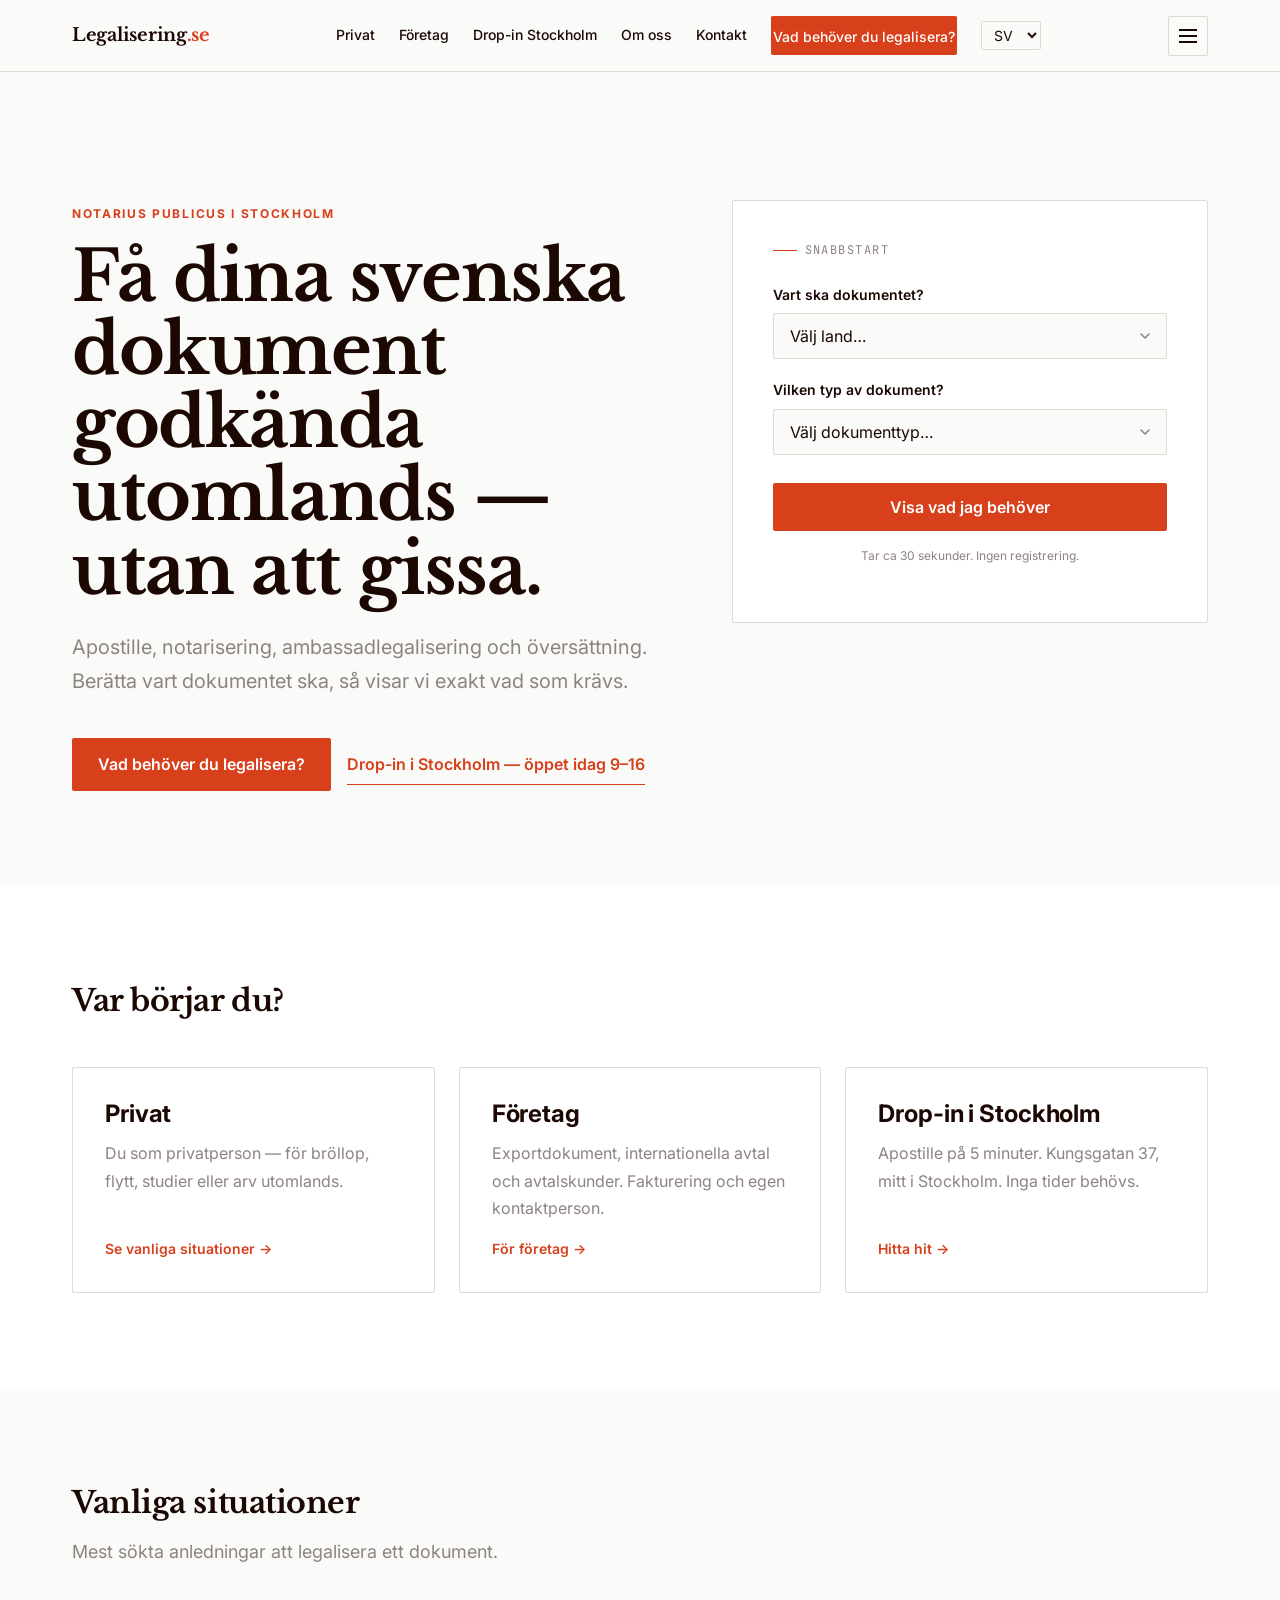
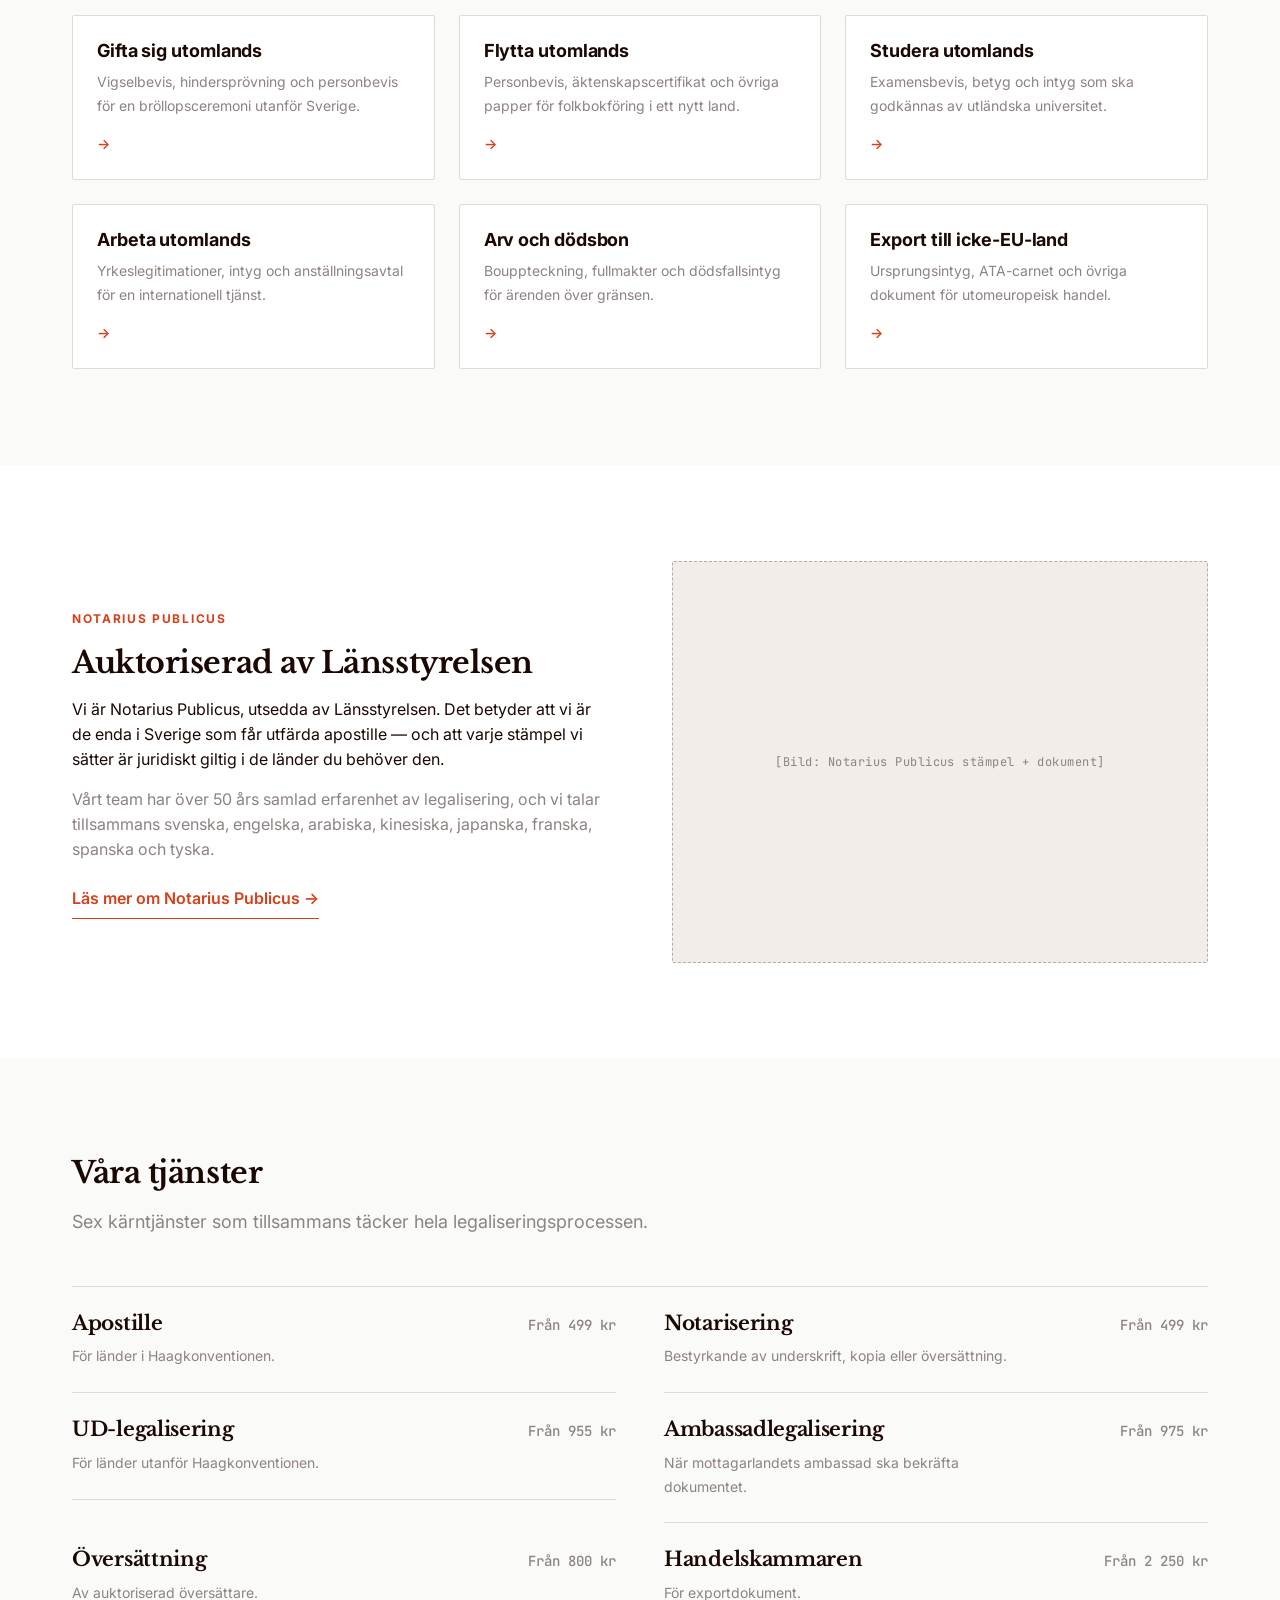
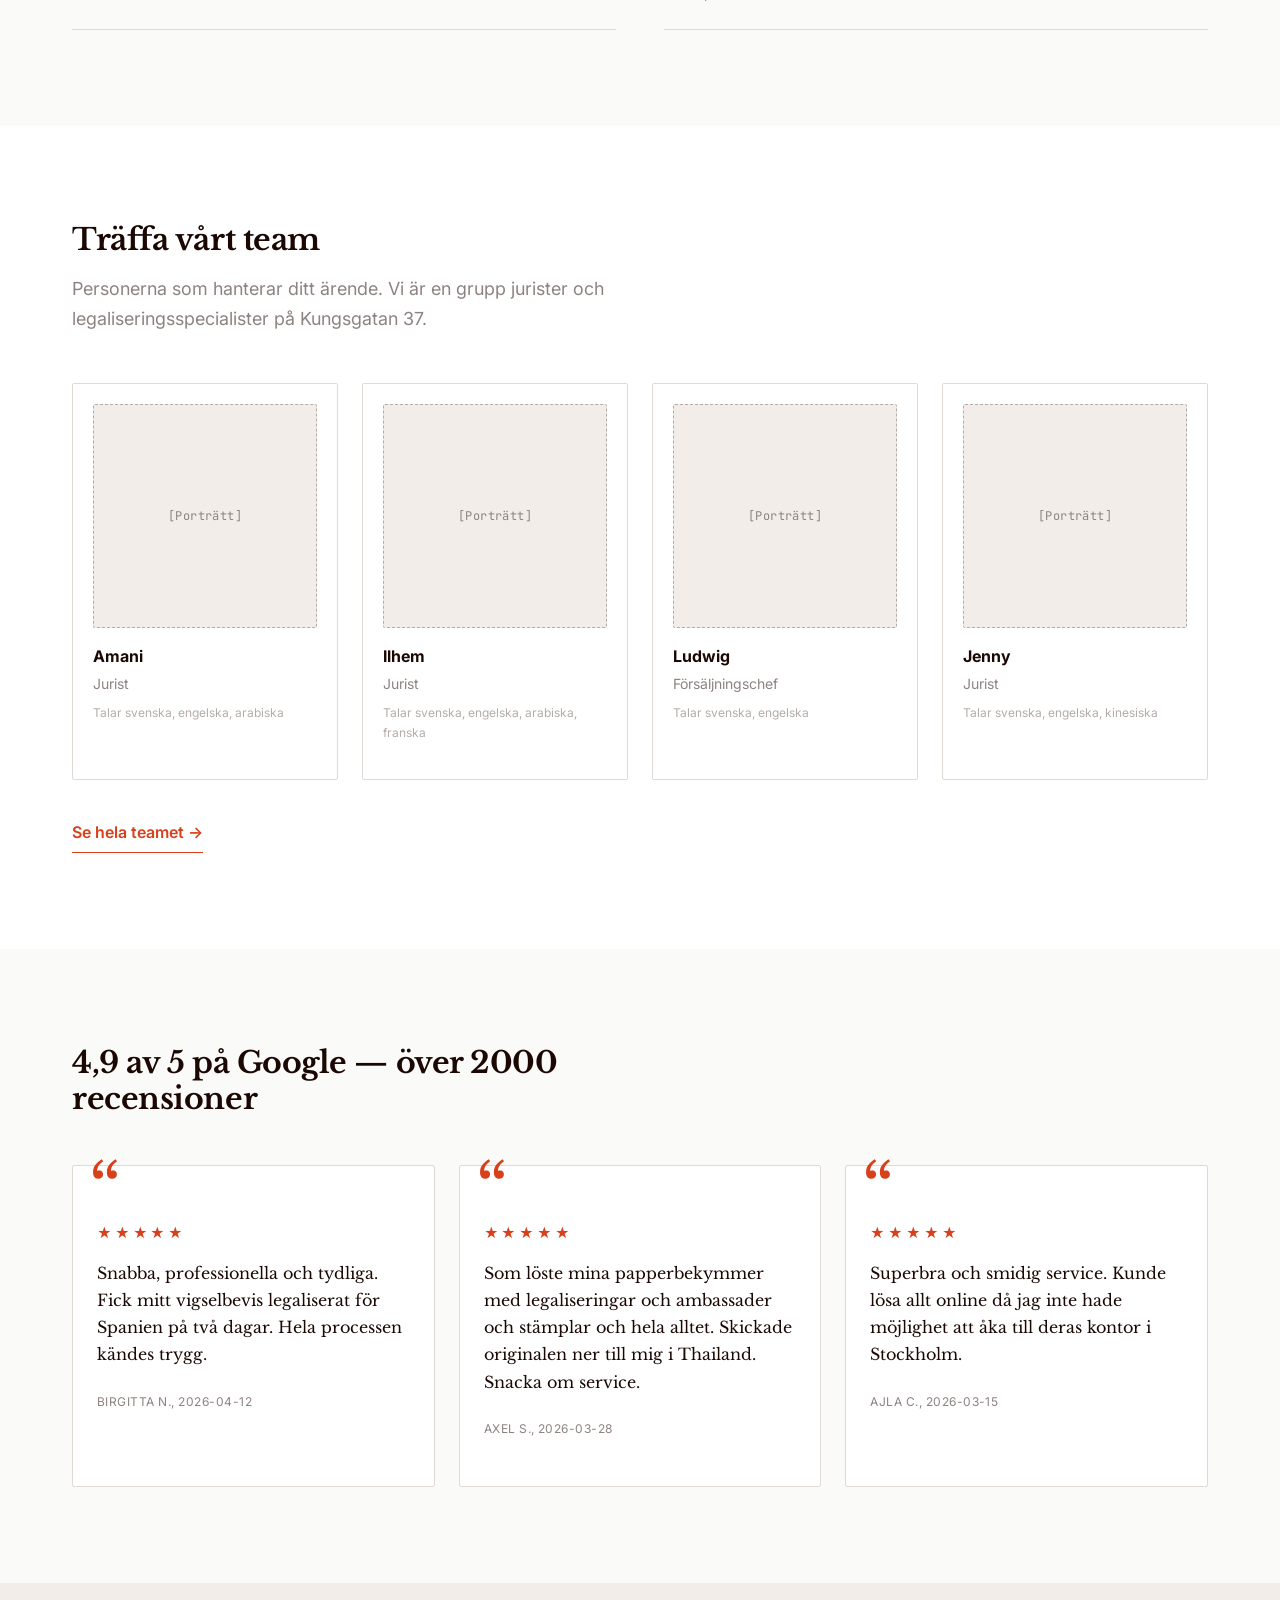
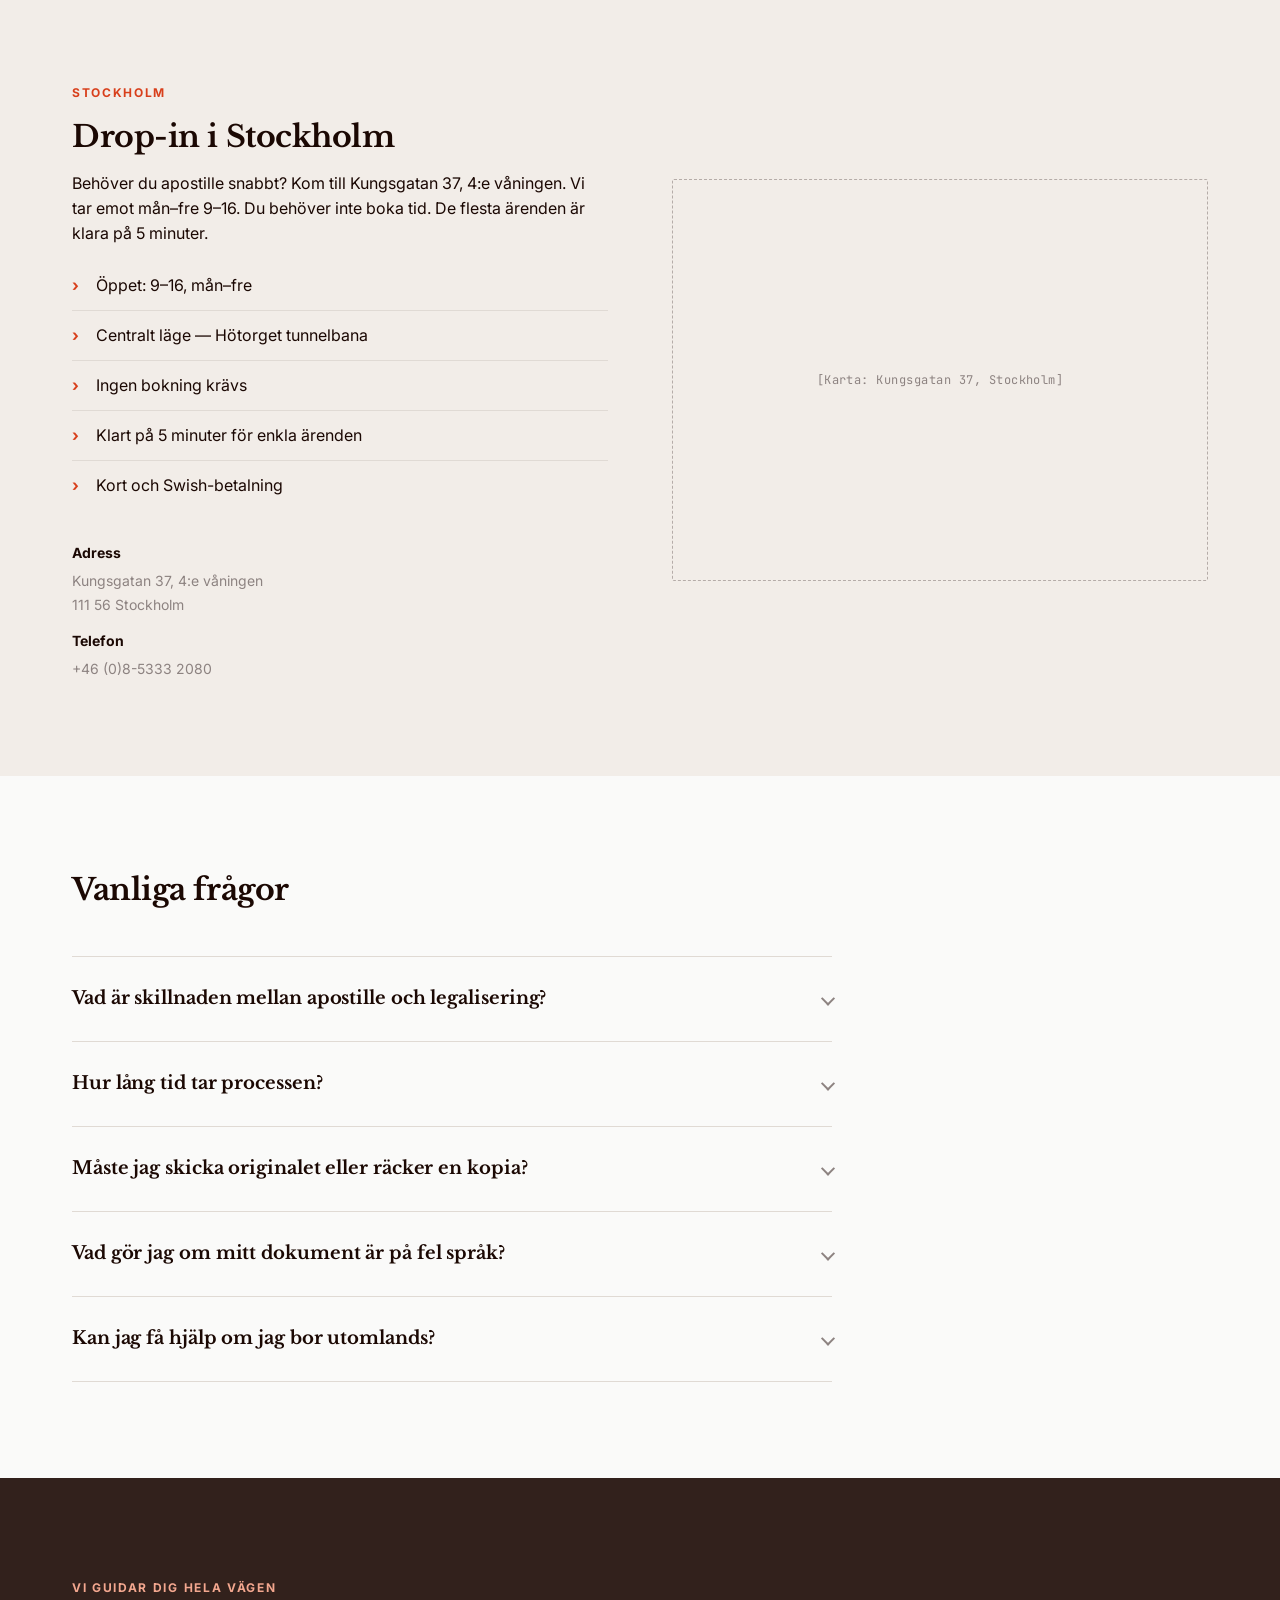
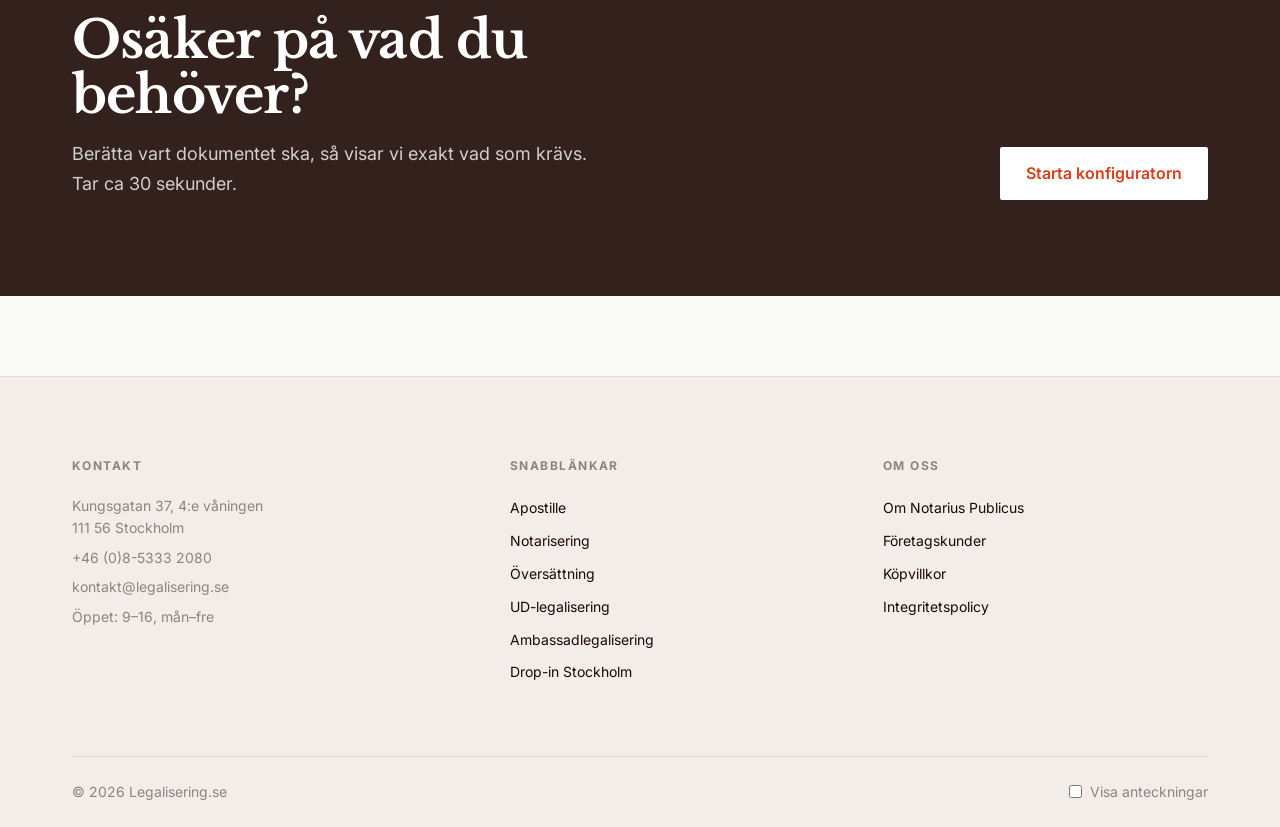
<file: index.html>
<!doctype html>
<html lang="sv">
<head>
  <meta charset="utf-8">
  <meta name="viewport" content="width=device-width, initial-scale=1">
  <title>Legalisering.se — Apostille, notarisering och legalisering i Stockholm</title>
  <meta name="description" content="Notarius Publicus i Stockholm. Apostille, notarisering, UD-legalisering, ambassadlegalisering och översättning för dokument som ska användas utomlands.">
  <link rel="stylesheet" href="css/styles.css">
  <script src="js/data.js" defer></script>
  <script src="js/shared.js" defer></script>
  <script src="js/home.js" defer></script>
</head>
<body>
  <a href="#main" class="skip-link">Hoppa till huvudinnehåll</a>
  <header class="site-header" data-header></header>

  <main id="main">
    <!-- Hero -->
    <section class="hero" data-annotation="Hero — situation framing + snabbstart entry till konfiguratorn">
      <div class="container">
        <div class="hero__grid">
          <div>
            <span class="eyebrow">Notarius Publicus i Stockholm</span>
            <h1>Få dina svenska dokument godkända utomlands — utan att gissa.</h1>
            <p class="lead">Apostille, notarisering, ambassadlegalisering och översättning. Berätta vart dokumentet ska, så visar vi exakt vad som krävs.</p>
            <div class="btn-row">
              <a href="configurator.html" class="btn-primary">Vad behöver du legalisera?</a>
              <a href="#drop-in" class="btn-tertiary">Drop-in i Stockholm — öppet idag 9–16</a>
            </div>
          </div>
          <aside class="quickstart" aria-label="Snabbstart">
            <span class="quickstart__label">Snabbstart</span>
            <form id="quickstart-form" novalidate>
              <div class="field">
                <label for="qs-country">Vart ska dokumentet?</label>
                <select id="qs-country" required>
                  <option value="">Välj land…</option>
                </select>
              </div>
              <div class="field">
                <label for="qs-doctype">Vilken typ av dokument?</label>
                <select id="qs-doctype" required>
                  <option value="">Välj dokumenttyp…</option>
                </select>
              </div>
              <button type="submit" class="btn-primary">Visa vad jag behöver</button>
              <p class="quickstart__note">Tar ca 30 sekunder. Ingen registrering.</p>
            </form>
          </aside>
        </div>
      </div>
    </section>

    <!-- Audience routes -->
    <section class="page-section page-section--surface" id="privat" data-annotation="Audience routes — tre likvärdiga ingångar (Privat / Företag / Drop-in)">
      <div class="container">
        <div class="section-header">
          <h2>Var börjar du?</h2>
        </div>
        <div class="grid grid-3">
          <a href="#privat" class="card audience-card">
            <h3>Privat</h3>
            <p>Du som privatperson — för bröllop, flytt, studier eller arv utomlands.</p>
            <span class="card-arrow">Se vanliga situationer →</span>
          </a>
          <a href="#foretag" class="card audience-card" id="foretag">
            <h3>Företag</h3>
            <p>Exportdokument, internationella avtal och avtalskunder. Fakturering och egen kontaktperson.</p>
            <span class="card-arrow">För företag →</span>
          </a>
          <a href="#drop-in" class="card audience-card">
            <h3>Drop-in i Stockholm</h3>
            <p>Apostille på 5 minuter. Kungsgatan 37, mitt i Stockholm. Inga tider behövs.</p>
            <span class="card-arrow">Hitta hit →</span>
          </a>
        </div>
      </div>
    </section>

    <!-- Situations -->
    <section class="page-section" data-annotation="Vanliga situationer — situation-first navigation (intent → service chain)">
      <div class="container">
        <div class="section-header">
          <h2>Vanliga situationer</h2>
          <p>Mest sökta anledningar att legalisera ett dokument.</p>
        </div>
        <div class="grid grid-3">
          <a href="#" class="card situation-card">
            <h3>Gifta sig utomlands</h3>
            <p>Vigselbevis, hindersprövning och personbevis för en bröllopsceremoni utanför Sverige.</p>
            <span class="card-arrow">→</span>
          </a>
          <a href="#" class="card situation-card">
            <h3>Flytta utomlands</h3>
            <p>Personbevis, äktenskapscertifikat och övriga papper för folkbokföring i ett nytt land.</p>
            <span class="card-arrow">→</span>
          </a>
          <a href="#" class="card situation-card">
            <h3>Studera utomlands</h3>
            <p>Examensbevis, betyg och intyg som ska godkännas av utländska universitet.</p>
            <span class="card-arrow">→</span>
          </a>
          <a href="#" class="card situation-card">
            <h3>Arbeta utomlands</h3>
            <p>Yrkeslegitimationer, intyg och anställningsavtal för en internationell tjänst.</p>
            <span class="card-arrow">→</span>
          </a>
          <a href="#" class="card situation-card">
            <h3>Arv och dödsbon</h3>
            <p>Bouppteckning, fullmakter och dödsfallsintyg för ärenden över gränsen.</p>
            <span class="card-arrow">→</span>
          </a>
          <a href="#" class="card situation-card">
            <h3>Export till icke-EU-land</h3>
            <p>Ursprungsintyg, ATA-carnet och övriga dokument för utomeuropeisk handel.</p>
            <span class="card-arrow">→</span>
          </a>
        </div>
      </div>
    </section>

    <!-- NP authority -->
    <section class="page-section page-section--surface" id="om" data-annotation="Trust block — Notarius Publicus-auktoritet">
      <div class="container">
        <div class="split">
          <div>
            <span class="eyebrow">Notarius Publicus</span>
            <h2>Auktoriserad av Länsstyrelsen</h2>
            <p>Vi är Notarius Publicus, utsedda av Länsstyrelsen. Det betyder att vi är de enda i Sverige som får utfärda apostille — och att varje stämpel vi sätter är juridiskt giltig i de länder du behöver den.</p>
            <p class="text-muted">Vårt team har över 50 års samlad erfarenhet av legalisering, och vi talar tillsammans svenska, engelska, arabiska, kinesiska, japanska, franska, spanska och tyska.</p>
            <a href="#" class="btn-tertiary">Läs mer om Notarius Publicus →</a>
          </div>
          <div class="placeholder" data-label="Bild: Notarius Publicus stämpel">
            <span>[Bild: Notarius Publicus stämpel + dokument]</span>
          </div>
        </div>
      </div>
    </section>

    <!-- Services -->
    <section class="page-section" data-annotation="Tjänster — service catalog som backup till intent-led flöde">
      <div class="container">
        <div class="section-header">
          <h2>Våra tjänster</h2>
          <p>Sex kärntjänster som tillsammans täcker hela legaliseringsprocessen.</p>
        </div>
        <ul class="service-list">
          <li>
            <a href="#" class="service-row">
              <div class="service-row__head">
                <h3 class="service-row__name">Apostille</h3>
                <span class="service-row__price">Från 499 kr</span>
              </div>
              <p class="service-row__desc">För länder i Haagkonventionen.</p>
            </a>
          </li>
          <li>
            <a href="#" class="service-row">
              <div class="service-row__head">
                <h3 class="service-row__name">Notarisering</h3>
                <span class="service-row__price">Från 499 kr</span>
              </div>
              <p class="service-row__desc">Bestyrkande av underskrift, kopia eller översättning.</p>
            </a>
          </li>
          <li>
            <a href="#" class="service-row">
              <div class="service-row__head">
                <h3 class="service-row__name">UD-legalisering</h3>
                <span class="service-row__price">Från 955 kr</span>
              </div>
              <p class="service-row__desc">För länder utanför Haagkonventionen.</p>
            </a>
          </li>
          <li>
            <a href="#" class="service-row">
              <div class="service-row__head">
                <h3 class="service-row__name">Ambassadlegalisering</h3>
                <span class="service-row__price">Från 975 kr</span>
              </div>
              <p class="service-row__desc">När mottagarlandets ambassad ska bekräfta dokumentet.</p>
            </a>
          </li>
          <li>
            <a href="#" class="service-row">
              <div class="service-row__head">
                <h3 class="service-row__name">Översättning</h3>
                <span class="service-row__price">Från 800 kr</span>
              </div>
              <p class="service-row__desc">Av auktoriserad översättare.</p>
            </a>
          </li>
          <li>
            <a href="#" class="service-row">
              <div class="service-row__head">
                <h3 class="service-row__name">Handelskammaren</h3>
                <span class="service-row__price">Från 2 250 kr</span>
              </div>
              <p class="service-row__desc">För exportdokument.</p>
            </a>
          </li>
        </ul>
      </div>
    </section>

    <!-- Team -->
    <section class="page-section page-section--surface" data-annotation="Team — människan bakom tjänsten (förtroende + språkkunskap)">
      <div class="container">
        <div class="section-header">
          <h2>Träffa vårt team</h2>
          <p>Personerna som hanterar ditt ärende. Vi är en grupp jurister och legaliseringsspecialister på Kungsgatan 37.</p>
        </div>
        <div class="grid grid-4">
          <div class="card team-card">
            <div class="placeholder" data-label="Porträtt: Amani"><span>[Porträtt]</span></div>
            <h4>Amani</h4>
            <p class="team-role">Jurist</p>
            <p class="team-languages">Talar svenska, engelska, arabiska</p>
          </div>
          <div class="card team-card">
            <div class="placeholder" data-label="Porträtt: Ilhem"><span>[Porträtt]</span></div>
            <h4>Ilhem</h4>
            <p class="team-role">Jurist</p>
            <p class="team-languages">Talar svenska, engelska, arabiska, franska</p>
          </div>
          <div class="card team-card">
            <div class="placeholder" data-label="Porträtt: Ludwig"><span>[Porträtt]</span></div>
            <h4>Ludwig</h4>
            <p class="team-role">Försäljningschef</p>
            <p class="team-languages">Talar svenska, engelska</p>
          </div>
          <div class="card team-card">
            <div class="placeholder" data-label="Porträtt: Jenny"><span>[Porträtt]</span></div>
            <h4>Jenny</h4>
            <p class="team-role">Jurist</p>
            <p class="team-languages">Talar svenska, engelska, kinesiska</p>
          </div>
        </div>
        <div class="mt-8">
          <a href="#" class="btn-tertiary">Se hela teamet →</a>
        </div>
      </div>
    </section>

    <!-- Reviews -->
    <section class="page-section" data-annotation="Recensioner — social proof, Google rating">
      <div class="container">
        <div class="section-header">
          <h2>4,9 av 5 på Google — över 2000 recensioner</h2>
        </div>
        <div class="grid grid-3">
          <article class="card review-card">
            <div class="stars" aria-label="5 av 5">★★★★★</div>
            <p class="review-text">Snabba, professionella och tydliga. Fick mitt vigselbevis legaliserat för Spanien på två dagar. Hela processen kändes trygg.</p>
            <p class="review-meta">Birgitta N., 2026-04-12</p>
          </article>
          <article class="card review-card">
            <div class="stars" aria-label="5 av 5">★★★★★</div>
            <p class="review-text">Som löste mina papperbekymmer med legaliseringar och ambassader och stämplar och hela alltet. Skickade originalen ner till mig i Thailand. Snacka om service.</p>
            <p class="review-meta">Axel S., 2026-03-28</p>
          </article>
          <article class="card review-card">
            <div class="stars" aria-label="5 av 5">★★★★★</div>
            <p class="review-text">Superbra och smidig service. Kunde lösa allt online då jag inte hade möjlighet att åka till deras kontor i Stockholm.</p>
            <p class="review-meta">Ajla C., 2026-03-15</p>
          </article>
        </div>
      </div>
    </section>

    <!-- Drop-in -->
    <section class="page-section page-section--alt" id="drop-in" data-annotation="Drop-in — fysisk närvaro + lokal SEO-signal">
      <div class="container">
        <div class="split">
          <div>
            <span class="eyebrow">Stockholm</span>
            <h2>Drop-in i Stockholm</h2>
            <p>Behöver du apostille snabbt? Kom till Kungsgatan 37, 4:e våningen. Vi tar emot mån–fre 9–16. Du behöver inte boka tid. De flesta ärenden är klara på 5 minuter.</p>
            <ul class="dropin-list">
              <li>Öppet: 9–16, mån–fre</li>
              <li>Centralt läge — Hötorget tunnelbana</li>
              <li>Ingen bokning krävs</li>
              <li>Klart på 5 minuter för enkla ärenden</li>
              <li>Kort och Swish-betalning</li>
            </ul>
            <div class="address-block">
              <strong>Adress</strong>
              Kungsgatan 37, 4:e våningen<br>
              111 56 Stockholm
              <span class="address-spacer"></span>
              <strong>Telefon</strong>
              +46 (0)8-5333 2080
            </div>
          </div>
          <div class="dropin-map">
            <div class="placeholder" data-label="Karta">
              <span>[Karta: Kungsgatan 37, Stockholm]</span>
            </div>
          </div>
        </div>
      </div>
    </section>

    <!-- FAQ -->
    <section class="page-section" id="kontakt" data-annotation="FAQ — preempt vanliga frågor och inkommande supportärenden">
      <div class="container">
        <div class="section-header">
          <h2>Vanliga frågor</h2>
        </div>
        <div class="faq-list">
          <details class="faq-item">
            <summary>Vad är skillnaden mellan apostille och legalisering?</summary>
            <div class="faq-answer">
              <p>Apostille är en förenklad form av legalisering som godkänns mellan alla länder som är anslutna till Haagkonventionen. För länder utanför konventionen krävs istället en längre kedja som omfattar UD-legalisering och ambassadlegalisering. Vi tittar på mottagarlandet och rekommenderar rätt väg.</p>
            </div>
          </details>
          <details class="faq-item">
            <summary>Hur lång tid tar processen?</summary>
            <div class="faq-answer">
              <p>För Haagkonventionsländer går det ofta klart samma dag om du kommer in på drop-in i Stockholm. Postärenden tar normalt 2–3 arbetsdagar. För ambassadlegalisering räknar vi med 1–3 veckor beroende på vilken ambassad som handlägger.</p>
            </div>
          </details>
          <details class="faq-item">
            <summary>Måste jag skicka originalet eller räcker en kopia?</summary>
            <div class="faq-answer">
              <p>För apostille räcker det oftast med en bestyrkt kopia, men vissa länder kräver originaldokumentet. När du beställer hjälper vi dig att avgöra vad som krävs för just ditt mottagarland och din situation.</p>
            </div>
          </details>
          <details class="faq-item">
            <summary>Vad gör jag om mitt dokument är på fel språk?</summary>
            <div class="faq-answer">
              <p>Många länder kräver översättning av en auktoriserad översättare. Vi har egna auktoriserade översättare i flera språk och kan ordna översättningen som en del av samma uppdrag. Översättningen apostillestämplas tillsammans med originalet.</p>
            </div>
          </details>
          <details class="faq-item">
            <summary>Kan jag få hjälp om jag bor utomlands?</summary>
            <div class="faq-answer">
              <p>Ja. Vi hanterar regelbundet ärenden för svenskar och företag som befinner sig utomlands. Du skickar dokumenten till oss med posten eller via en lokal kontakt, och vi skickar tillbaka till din adress oavsett land.</p>
            </div>
          </details>
        </div>
      </div>
    </section>

    <!-- Final CTA -->
    <section class="page-section page-section--accent cta-strip" data-annotation="Final CTA — sista chansen att starta konfiguratorn">
      <div class="container">
        <div class="cta-strip__inner">
          <div>
            <span class="eyebrow">Vi guidar dig hela vägen</span>
            <h2>Osäker på vad du behöver?</h2>
            <p>Berätta vart dokumentet ska, så visar vi exakt vad som krävs. Tar ca 30 sekunder.</p>
          </div>
          <div class="btn-row">
            <a href="configurator.html" class="btn-primary btn-inverted">Starta konfiguratorn</a>
          </div>
        </div>
      </div>
    </section>
  </main>

  <footer class="site-footer" data-footer></footer>
</body>
</html>
</file>
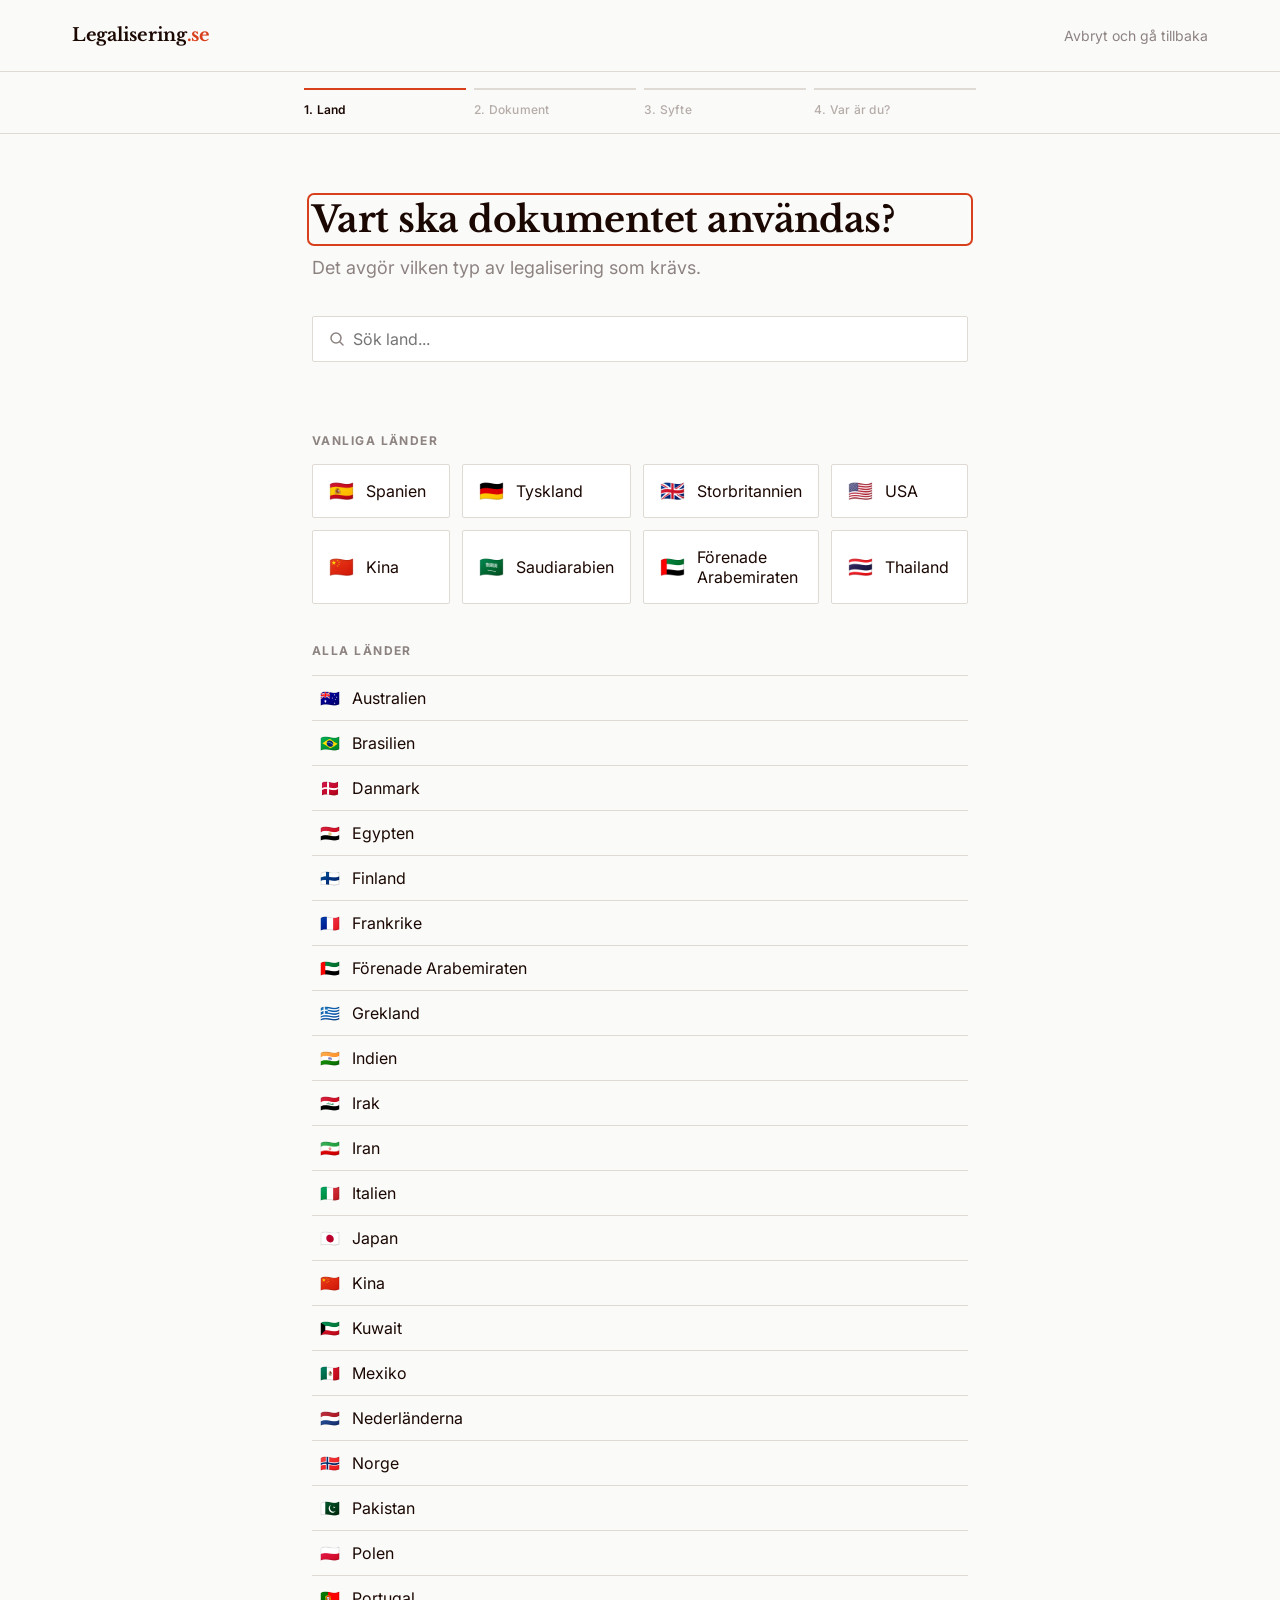
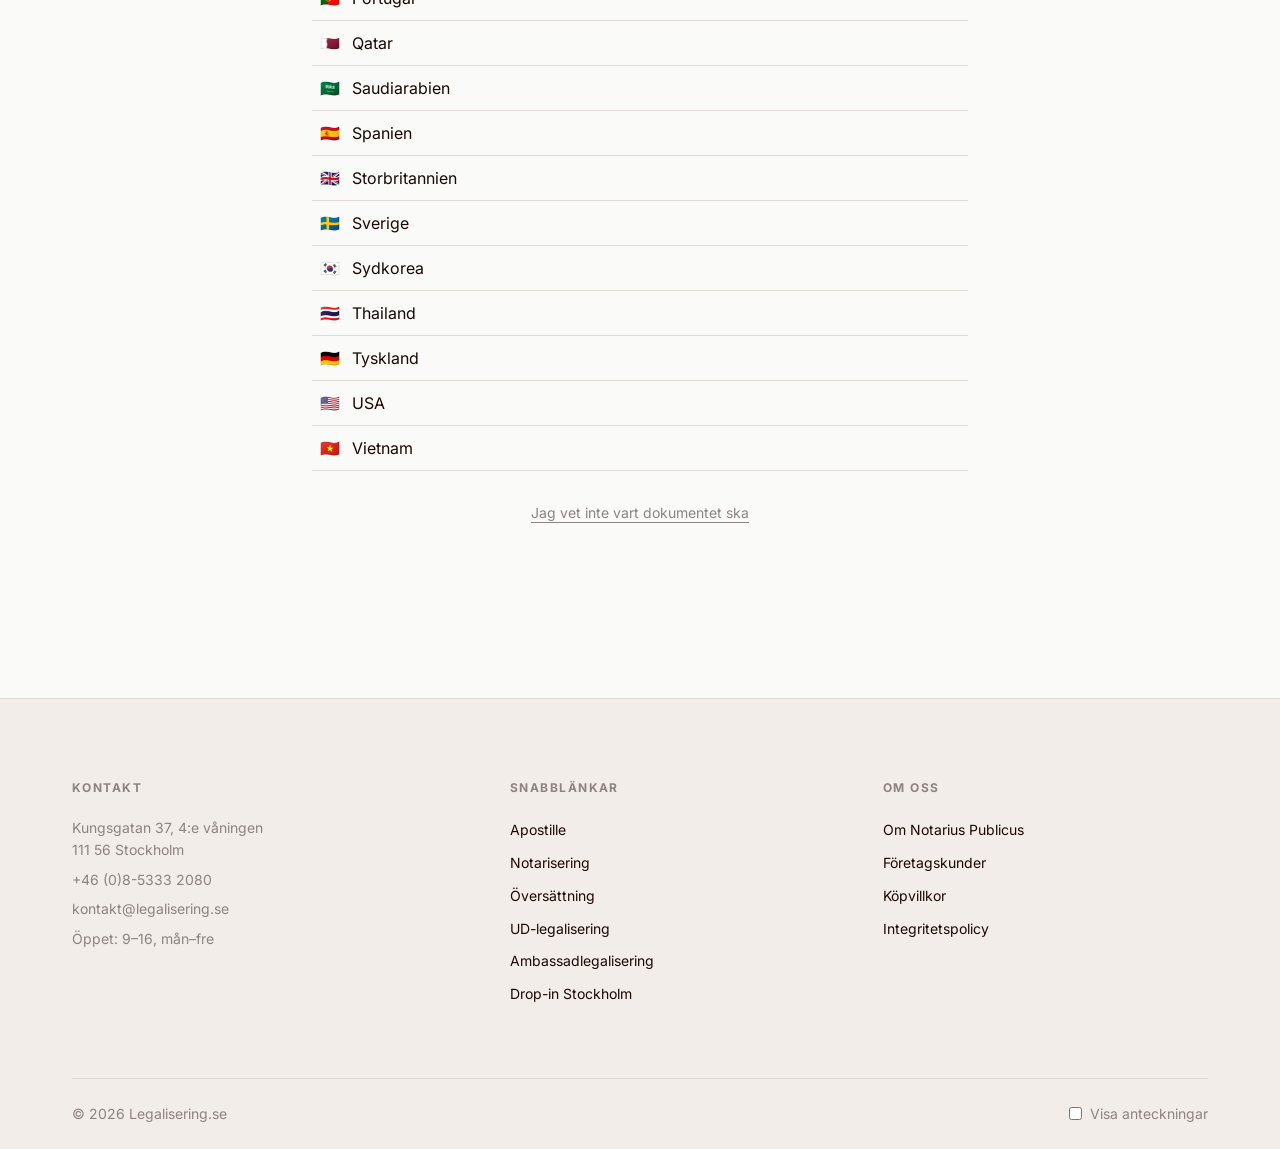
<file: configurator.html>
<!doctype html>
<html lang="sv">
<head>
  <meta charset="utf-8">
  <meta name="viewport" content="width=device-width, initial-scale=1">
  <title>Konfigurator — Legalisering.se</title>
  <meta name="description" content="Berätta vart dokumentet ska, vilken typ det är och vad det gäller. Vi visar exakt vad som krävs.">
  <link rel="stylesheet" href="css/styles.css">
  <script src="js/data.js" defer></script>
  <script src="js/shared.js" defer></script>
  <script src="js/configurator.js" defer></script>
</head>
<body>
  <a href="#main" class="skip-link">Hoppa till huvudinnehåll</a>
  <header class="site-header" data-header data-header-minimal></header>

  <nav class="progress-bar" aria-label="Konfigurator-framsteg">
    <ol class="progress-bar__inner" data-progress></ol>
  </nav>

  <main id="main" class="configurator-main" data-annotation="Konfigurator — 4 steg, state synkad till URL">
    <div data-step-root></div>
  </main>

  <footer class="site-footer" data-footer></footer>
</body>
</html>
</file>
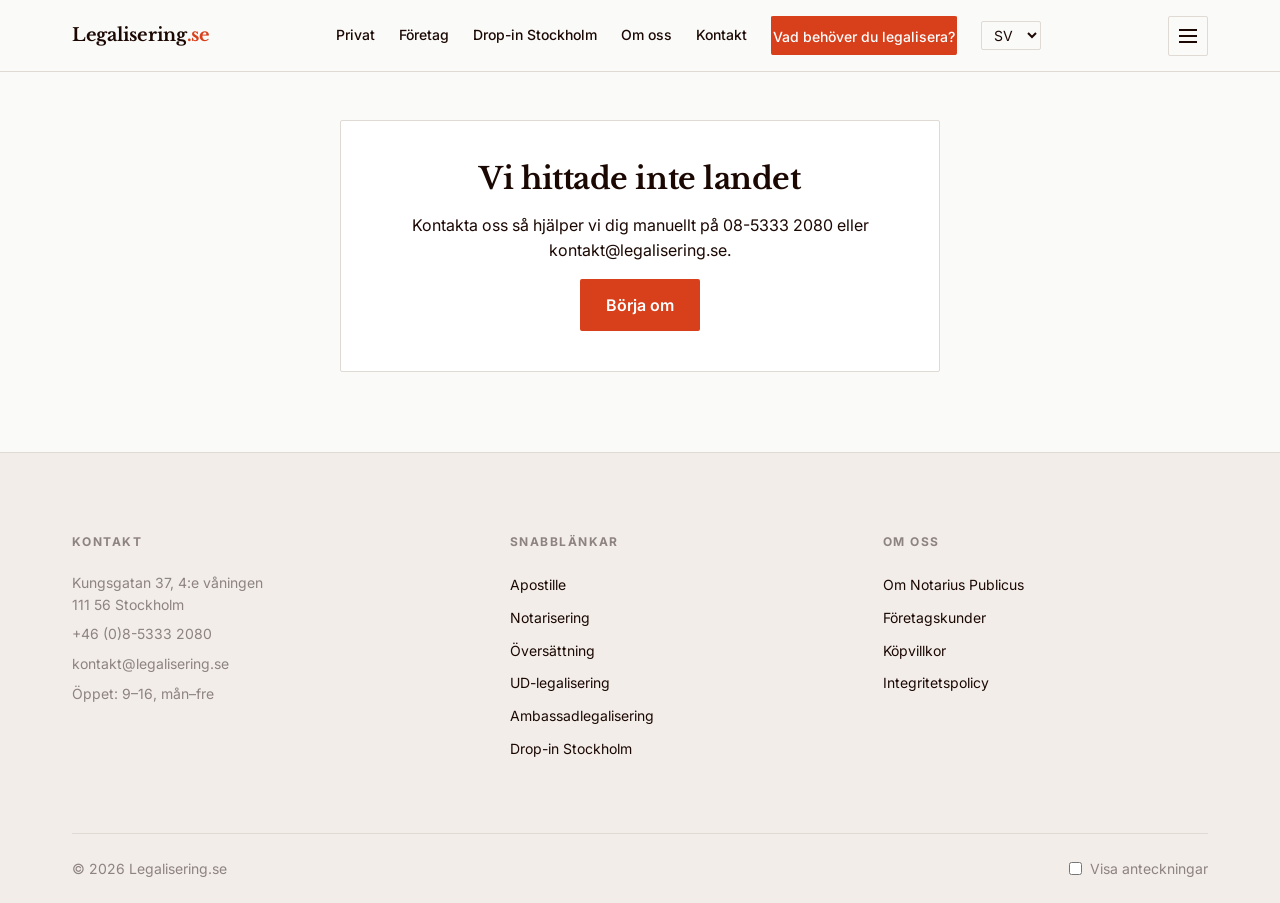
<file: result.html>
<!doctype html>
<html lang="sv">
<head>
  <meta charset="utf-8">
  <meta name="viewport" content="width=device-width, initial-scale=1">
  <title>Din rekommendation — Legalisering.se</title>
  <meta name="description" content="Rekommenderad legaliseringskedja baserad på dina svar.">
  <link rel="stylesheet" href="css/styles.css">
  <script src="js/data.js" defer></script>
  <script src="js/logic.js" defer></script>
  <script src="js/shared.js" defer></script>
  <script src="js/result.js" defer></script>
</head>
<body>
  <a href="#main" class="skip-link">Hoppa till huvudinnehåll</a>
  <header class="site-header" data-header></header>

  <main id="main" data-result-root></main>

  <footer class="site-footer" data-footer></footer>
</body>
</html>
</file>
<file: css/styles.css>
@import url('https://fonts.googleapis.com/css2?family=Inter:wght@400;500;600;700&family=Libre+Baskerville:ital,wght@0,400;0,700;1,400&family=JetBrains+Mono:wght@400;500&display=swap');

:root {
  /* Brand colors sampled from legalisering.se */
  --color-bg: #FAFAF9;
  --color-surface: #ffffff;
  --color-surface-alt: #F2EDE8;
  --color-border: #E0DAD4;
  --color-border-strong: #32211C;
  --color-text: #1B0803;
  --color-text-muted: #8D8381;
  --color-text-subtle: #B5ACA8;
  --color-accent: #D83F1B;
  --color-accent-hover: #B22E0E;
  --color-accent-soft: #FBE7DF;
  --color-accent-tint: #F3A78F;          /* light peach used on dark backgrounds */

  --font-sans: 'Inter', -apple-system, BlinkMacSystemFont, 'Segoe UI', sans-serif;
  --font-serif: 'Libre Baskerville', Georgia, 'Times New Roman', serif;
  --font-mono: 'JetBrains Mono', ui-monospace, 'Courier New', monospace;

  /* Type scale — fixed steps, with hero H1 using clamp() below */
  --text-xs: 0.75rem;
  --text-sm: 0.875rem;
  --text-base: 1rem;
  --text-lg: 1.125rem;
  --text-xl: 1.25rem;
  --text-2xl: 1.5rem;
  --text-3xl: 1.875rem;
  --text-4xl: 2.5rem;
  --text-5xl: 3.5rem;

  --leading-display: 1.05;
  --leading-tight: 1.2;
  --leading-normal: 1.55;
  --leading-relaxed: 1.7;

  /* Spacing scale — 4px base */
  --space-1: 0.25rem;
  --space-2: 0.5rem;
  --space-3: 0.75rem;
  --space-4: 1rem;
  --space-5: 1.25rem;
  --space-6: 1.5rem;
  --space-8: 2rem;
  --space-10: 2.5rem;
  --space-12: 3rem;
  --space-16: 4rem;
  --space-20: 5rem;
  --space-24: 6rem;
  --space-32: 8rem;

  /* Layout */
  --max-content: 1200px;
  --max-text: 680px;
  --header-h: 64px;
  --header-h-lg: 72px;
  --radius-sm: 2px;
  --radius-md: 2px;
  --radius-lg: 4px;

  --border-thin: 1px solid var(--color-border);
  --border-strong: 2px solid var(--color-border-strong);
}

/* ===== Reset & base ===== */
*, *::before, *::after { box-sizing: border-box; }
html { -webkit-text-size-adjust: 100%; }
body {
  margin: 0;
  font-family: var(--font-sans);
  font-size: var(--text-base);
  line-height: var(--leading-normal);
  color: var(--color-text);
  background: var(--color-bg);
  -webkit-font-smoothing: antialiased;
  -moz-osx-font-smoothing: grayscale;
}
img, svg { max-width: 100%; display: block; }

h1, h2, h3, h4, h5, h6 { margin: 0 0 var(--space-4) 0; color: var(--color-text); }
h1 {
  font-family: var(--font-serif);
  font-size: var(--text-4xl);
  line-height: var(--leading-display);
  font-weight: 700;
  letter-spacing: -0.02em;
}
h2 {
  font-family: var(--font-serif);
  font-size: var(--text-3xl);
  line-height: var(--leading-tight);
  font-weight: 700;
  letter-spacing: -0.015em;
}
h3 { font-size: var(--text-xl); font-weight: 700; line-height: var(--leading-tight); letter-spacing: -0.005em; }
h4 { font-size: var(--text-lg); font-weight: 700; }
p { margin: 0 0 var(--space-4) 0; max-width: var(--max-text); }
ul, ol { margin: 0 0 var(--space-4) 0; padding-left: var(--space-6); }
a { color: var(--color-accent); }
::selection { background: var(--color-accent); color: white; }

/* Skip link */
.skip-link {
  position: absolute;
  left: -9999px;
  top: 0;
  background: var(--color-text);
  color: white;
  padding: var(--space-3) var(--space-4);
  z-index: 1000;
}
.skip-link:focus { left: var(--space-4); top: var(--space-4); }

/* Focus */
:focus-visible {
  outline: 2px solid var(--color-accent);
  outline-offset: 3px;
  border-radius: var(--radius-sm);
}

/* Reduced motion */
@media (prefers-reduced-motion: reduce) {
  *, *::before, *::after {
    animation-duration: 0.01ms !important;
    animation-iteration-count: 1 !important;
    transition-duration: 0.01ms !important;
    scroll-behavior: auto !important;
  }
}

/* ===== Layout primitives ===== */
.container {
  width: 100%;
  max-width: var(--max-content);
  margin: 0 auto;
  padding: 0 var(--space-6);
}
@media (min-width: 768px) {
  .container { padding: 0 var(--space-8); }
}

.page-section { padding: var(--space-16) 0; }
@media (min-width: 1024px) {
  .page-section { padding: var(--space-24) 0; }
}
/* Compact variant for grouped sections */
.page-section--compact { padding: var(--space-12) 0; }
@media (min-width: 1024px) {
  .page-section--compact { padding: var(--space-16) 0; }
}

.page-section--alt { background: var(--color-surface-alt); }
.page-section--surface { background: var(--color-surface); }
.page-section--accent { background: var(--color-border-strong); color: white; }
.page-section--accent h1,
.page-section--accent h2,
.page-section--accent h3,
.page-section--accent p { color: white; }
.page-section--accent .eyebrow { color: var(--color-accent-tint); }

.eyebrow {
  font-size: var(--text-xs);
  font-weight: 700;
  letter-spacing: 0.14em;
  text-transform: uppercase;
  color: var(--color-accent);
  display: inline-block;
  margin-bottom: var(--space-4);
}

.lead {
  font-size: var(--text-lg);
  color: var(--color-text-muted);
  line-height: var(--leading-relaxed);
  max-width: 60ch;
}

.text-muted { color: var(--color-text-muted); }
.text-subtle { color: var(--color-text-subtle); font-size: var(--text-sm); }
.text-center { text-align: center; }
.mt-8 { margin-top: var(--space-8); }
.mt-12 { margin-top: var(--space-12); }

.section-header { margin-bottom: var(--space-12); max-width: 60ch; }
.section-header p {
  color: var(--color-text-muted);
  font-size: var(--text-lg);
  line-height: var(--leading-relaxed);
}

/* ===== Buttons ===== */
.btn-primary,
.btn-secondary,
.btn-tertiary {
  display: inline-flex;
  align-items: center;
  justify-content: center;
  gap: var(--space-2);
  font-family: inherit;
  font-weight: 600;
  font-size: var(--text-base);
  cursor: pointer;
  text-decoration: none;
  white-space: nowrap;
  transition: background 150ms ease, border-color 150ms ease, color 150ms ease, transform 80ms ease;
}
.btn-primary {
  background: var(--color-accent);
  color: white;
  padding: var(--space-3) var(--space-6);
  border: 2px solid var(--color-accent);
  border-radius: var(--radius-md);
}
.btn-primary:hover { background: var(--color-accent-hover); border-color: var(--color-accent-hover); }
.btn-primary:active { transform: translateY(1px); }

.btn-secondary {
  background: transparent;
  color: var(--color-text);
  padding: var(--space-3) var(--space-6);
  border: var(--border-strong);
  border-radius: var(--radius-md);
}
.btn-secondary:hover { background: var(--color-text); color: white; }
.btn-secondary:active { transform: translateY(1px); }

.btn-tertiary {
  background: transparent;
  color: var(--color-accent);
  padding: var(--space-2) 0;
  border: none;
  font-weight: 600;
  text-decoration: none;
  position: relative;
}
.btn-tertiary::after {
  content: "";
  position: absolute;
  left: 0;
  right: 0;
  bottom: 0;
  height: 1px;
  background: var(--color-accent);
  transform-origin: left;
  transition: transform 150ms ease;
}
.btn-tertiary:hover { color: var(--color-accent-hover); }
.btn-tertiary:hover::after { background: var(--color-accent-hover); transform: scaleX(0.85); }

.btn-inverted {
  background: white;
  color: var(--color-accent);
  border-color: white;
}
.btn-inverted:hover { background: var(--color-accent-soft); border-color: var(--color-accent-soft); color: var(--color-accent-hover); }

.btn-outline-light {
  background: transparent;
  color: white;
  border: 2px solid rgba(255,255,255,0.6);
}
.btn-outline-light:hover { background: white; color: var(--color-accent); border-color: white; }

.btn-row {
  display: flex;
  flex-wrap: wrap;
  gap: var(--space-4);
  align-items: center;
}

.btn-primary[disabled] { opacity: 0.4; cursor: not-allowed; }

/* ===== Cards (generic) ===== */
.card {
  background: var(--color-surface);
  border: var(--border-thin);
  border-radius: var(--radius-md);
  padding: var(--space-6);
  transition: border-color 150ms ease, transform 150ms ease;
  text-decoration: none;
  color: inherit;
  display: block;
}
a.card:hover { border-color: var(--color-border-strong); }
.card.selected,
.card[aria-pressed="true"] { border-color: var(--color-accent); background: var(--color-accent-soft); }

.card h3 { margin-bottom: var(--space-2); }
.card p { margin-bottom: var(--space-4); color: var(--color-text-muted); }
.card .card-arrow {
  display: inline-flex;
  align-items: center;
  gap: var(--space-2);
  color: var(--color-accent);
  font-weight: 600;
  font-size: var(--text-sm);
  margin-top: auto;
}

/* ===== Grids ===== */
.grid { display: grid; gap: var(--space-6); }
.grid-3 { grid-template-columns: repeat(1, 1fr); }
.grid-2 { grid-template-columns: repeat(1, 1fr); }
.grid-4 { grid-template-columns: repeat(1, 1fr); }
.grid-6 { grid-template-columns: repeat(1, 1fr); }
@media (min-width: 768px) {
  .grid-3, .grid-2, .grid-4, .grid-6 { grid-template-columns: repeat(2, 1fr); }
}
@media (min-width: 1024px) {
  .grid-3 { grid-template-columns: repeat(3, 1fr); }
  .grid-4 { grid-template-columns: repeat(4, 1fr); }
  .grid-6 { grid-template-columns: repeat(3, 1fr); }
}

/* ===== Placeholder (wireframe marker) ===== */
.placeholder {
  background: var(--color-surface-alt);
  border: 1px dashed var(--color-text-subtle);
  border-radius: var(--radius-sm);
  display: flex;
  align-items: center;
  justify-content: center;
  color: var(--color-text-muted);
  font-family: var(--font-mono);
  font-size: var(--text-xs);
  letter-spacing: 0.04em;
  min-height: 200px;
  aspect-ratio: 4 / 3;
  padding: var(--space-4);
  text-align: center;
}

/* ===== Annotation overlay (design-intent labels) ===== */
[data-annotation]::before {
  display: none;
  content: attr(data-annotation);
  font-family: var(--font-mono);
  font-size: var(--text-xs);
  color: #9d4edd;
  background: #f9f0ff;
  border: 1px solid #d4a0ff;
  padding: 4px 8px;
  border-radius: 4px;
  margin-bottom: var(--space-4);
}
body.show-annotations [data-annotation]::before { display: inline-block; }

/* ===== Header ===== */
.site-header {
  position: sticky;
  top: 0;
  z-index: 50;
  background: var(--color-bg);
  border-bottom: var(--border-thin);
  height: var(--header-h);
}
@media (min-width: 1024px) {
  .site-header { height: var(--header-h-lg); }
}
.site-header__inner {
  height: 100%;
  display: flex;
  align-items: center;
  justify-content: space-between;
  gap: var(--space-4);
}
.site-logo {
  font-family: var(--font-serif);
  font-weight: 700;
  font-size: var(--text-lg);
  color: var(--color-text);
  text-decoration: none;
  letter-spacing: -0.015em;
}
.site-logo .logo-dot { color: var(--color-accent); }

.site-nav {
  display: none;
  align-items: center;
  gap: var(--space-6);
}
.site-nav a {
  color: var(--color-text);
  text-decoration: none;
  font-size: var(--text-sm);
  font-weight: 500;
  padding: var(--space-2) 0;
  border-bottom: 2px solid transparent;
  transition: border-color 150ms ease;
}
.site-nav a:hover,
.site-nav a.is-active { border-bottom-color: var(--color-accent); }
.site-nav .btn-primary { border-bottom: none; color: white; }
.site-nav .btn-primary:hover { border-bottom: none; }

.lang-select {
  font-family: inherit;
  font-size: var(--text-sm);
  background: transparent;
  border: var(--border-thin);
  border-radius: var(--radius-sm);
  padding: var(--space-1) var(--space-2);
  color: var(--color-text);
  cursor: pointer;
}

@media (min-width: 1024px) {
  .site-nav { display: flex; }
  .menu-toggle { display: none; }
}

.menu-toggle {
  display: inline-flex;
  align-items: center;
  justify-content: center;
  background: transparent;
  border: var(--border-thin);
  border-radius: var(--radius-sm);
  width: 40px;
  height: 40px;
  cursor: pointer;
  font-family: inherit;
}
.menu-toggle__bars { display: inline-block; width: 18px; height: 2px; background: var(--color-text); position: relative; }
.menu-toggle__bars::before,
.menu-toggle__bars::after { content: ""; position: absolute; left: 0; width: 18px; height: 2px; background: var(--color-text); }
.menu-toggle__bars::before { top: -6px; }
.menu-toggle__bars::after { top: 6px; }

.mobile-menu {
  display: none;
  position: fixed;
  top: var(--header-h);
  left: 0;
  right: 0;
  background: var(--color-bg);
  border-bottom: var(--border-thin);
  padding: var(--space-6);
  z-index: 49;
  max-height: calc(100vh - var(--header-h));
  overflow-y: auto;
}
.mobile-menu.is-open { display: block; }
.mobile-menu .btn-primary { width: 100%; margin-bottom: var(--space-6); }
.mobile-menu ul { list-style: none; padding: 0; margin: 0; display: flex; flex-direction: column; }
.mobile-menu li { border-top: var(--border-thin); }
.mobile-menu a { display: block; padding: var(--space-4) 0; color: var(--color-text); text-decoration: none; font-size: var(--text-base); }

/* Minimal header for configurator */
.site-header--minimal .site-nav,
.site-header--minimal .menu-toggle,
.site-header--minimal .lang-select { display: none; }
.site-header--minimal .cancel-link {
  font-size: var(--text-sm);
  color: var(--color-text-muted);
  text-decoration: none;
}
.site-header--minimal .cancel-link:hover { color: var(--color-text); }

/* ===== Footer ===== */
.site-footer {
  background: var(--color-surface-alt);
  padding: var(--space-20) 0 var(--space-6);
  border-top: var(--border-thin);
  margin-top: var(--space-20);
}
.site-footer__cols {
  display: grid;
  gap: var(--space-12);
  grid-template-columns: 1fr;
}
@media (min-width: 768px) {
  .site-footer__cols { grid-template-columns: 1.2fr 1fr 1fr; }
}
.site-footer h4 {
  font-family: var(--font-sans);
  font-size: var(--text-xs);
  text-transform: uppercase;
  letter-spacing: 0.12em;
  color: var(--color-text-muted);
  margin-bottom: var(--space-5);
  font-weight: 700;
}
.site-footer ul { list-style: none; padding: 0; margin: 0; }
.site-footer li { margin-bottom: var(--space-2); }
.site-footer a {
  color: var(--color-text);
  text-decoration: none;
  font-size: var(--text-sm);
}
.site-footer a:hover { color: var(--color-accent); }
.site-footer p {
  font-size: var(--text-sm);
  color: var(--color-text-muted);
  margin-bottom: var(--space-2);
}
.site-footer__bottom {
  margin-top: var(--space-16);
  padding-top: var(--space-6);
  border-top: var(--border-thin);
  display: flex;
  justify-content: space-between;
  align-items: center;
  flex-wrap: wrap;
  gap: var(--space-4);
}
.site-footer__bottom p { margin: 0; }
.annotation-toggle {
  display: inline-flex;
  align-items: center;
  gap: var(--space-2);
  font-size: var(--text-sm);
  color: var(--color-text-muted);
  cursor: pointer;
}
.annotation-toggle input { margin: 0; accent-color: var(--color-accent); }

/* ===== Homepage hero ===== */
.hero { padding: var(--space-16) 0 var(--space-20); }
@media (min-width: 1024px) {
  .hero { padding: var(--space-32) 0 var(--space-24); }
}
.hero__grid {
  display: grid;
  gap: var(--space-12);
  grid-template-columns: 1fr;
  align-items: start;
}
@media (min-width: 1024px) {
  .hero__grid { grid-template-columns: 1.25fr 1fr; gap: var(--space-16); }
}
.hero h1 {
  font-size: clamp(2.25rem, 4.2vw + 1rem, 4.5rem);
  max-width: 14ch;
  margin-bottom: var(--space-6);
}
.hero .lead {
  font-size: clamp(1.0625rem, 0.4vw + 1rem, 1.25rem);
  margin-bottom: var(--space-10);
  max-width: 48ch;
}

/* ===== Quickstart card ===== */
.quickstart {
  background: var(--color-surface);
  border: var(--border-thin);
  border-radius: var(--radius-md);
  padding: var(--space-8);
}
@media (min-width: 1024px) {
  .quickstart { padding: var(--space-10); }
}
.quickstart__label {
  font-family: var(--font-mono);
  font-size: var(--text-xs);
  color: var(--color-text-muted);
  letter-spacing: 0.12em;
  text-transform: uppercase;
  margin-bottom: var(--space-6);
  display: flex;
  align-items: center;
  gap: var(--space-2);
}
.quickstart__label::before {
  content: "";
  width: 24px;
  height: 1px;
  background: var(--color-accent);
}

.field { margin-bottom: var(--space-5); }
.field label {
  display: block;
  font-size: var(--text-sm);
  font-weight: 600;
  margin-bottom: var(--space-2);
  color: var(--color-text);
}
.field select,
.field input[type="text"],
.field input[type="email"],
.field textarea {
  width: 100%;
  font-family: inherit;
  font-size: var(--text-base);
  background: var(--color-bg);
  color: var(--color-text);
  border: var(--border-thin);
  border-radius: var(--radius-md);
  padding: var(--space-3) var(--space-4);
  appearance: none;
  -webkit-appearance: none;
  transition: border-color 150ms ease, background 150ms ease;
}
.field select:hover,
.field input:hover,
.field textarea:hover { border-color: var(--color-text-muted); }
.field select:focus-visible,
.field input:focus-visible,
.field textarea:focus-visible {
  border-color: var(--color-accent);
  background: var(--color-surface);
}
.field select {
  background-image: url("data:image/svg+xml,%3Csvg xmlns='http://www.w3.org/2000/svg' width='10' height='6' viewBox='0 0 10 6'%3E%3Cpath fill='none' stroke='%238D8381' stroke-width='1.5' stroke-linecap='round' stroke-linejoin='round' d='M1 1l4 4 4-4'/%3E%3C/svg%3E");
  background-position: right var(--space-4) center;
  background-repeat: no-repeat;
  background-size: 10px 6px;
  padding-right: var(--space-10);
}
.field textarea { min-height: 100px; resize: vertical; line-height: var(--leading-normal); }

.quickstart .btn-primary { width: 100%; margin-top: var(--space-2); }
.quickstart__note {
  font-size: var(--text-xs);
  color: var(--color-text-muted);
  margin-top: var(--space-4);
  text-align: center;
}

/* ===== Audience cards ===== */
.audience-card { display: flex; flex-direction: column; height: 100%; padding: var(--space-8); }
.audience-card h3 { font-size: var(--text-2xl); margin-bottom: var(--space-3); }
.audience-card p { font-size: var(--text-base); line-height: var(--leading-relaxed); }

/* ===== Situation cards ===== */
.situation-card { display: flex; flex-direction: column; height: 100%; }
.situation-card h3 { font-size: var(--text-lg); }
.situation-card p { font-size: var(--text-sm); margin-bottom: var(--space-4); line-height: var(--leading-relaxed); }

/* ===== Split block (50/50 text + image) ===== */
.split {
  display: grid;
  gap: var(--space-12);
  grid-template-columns: 1fr;
  align-items: center;
}
@media (min-width: 1024px) {
  .split { grid-template-columns: 1fr 1fr; gap: var(--space-16); }
}

/* ===== Services — editorial spec list ===== */
.service-list {
  list-style: none;
  padding: 0;
  margin: 0;
  display: grid;
  grid-template-columns: 1fr;
  border-top: 1px solid var(--color-border);
}
@media (min-width: 768px) {
  .service-list {
    grid-template-columns: 1fr 1fr;
    column-gap: var(--space-12);
  }
}
.service-row {
  display: block;
  text-decoration: none;
  color: inherit;
  padding: var(--space-6) 0;
  border-bottom: 1px solid var(--color-border);
  transition: padding 150ms ease;
}
.service-row:hover { padding-left: var(--space-2); }
.service-row:hover .service-row__price { color: var(--color-accent); }
.service-row__head {
  display: flex;
  justify-content: space-between;
  align-items: baseline;
  gap: var(--space-4);
  margin-bottom: var(--space-2);
}
.service-row__name {
  font-family: var(--font-serif);
  font-size: var(--text-xl);
  font-weight: 700;
  margin: 0;
  letter-spacing: -0.015em;
}
.service-row__price {
  font-family: var(--font-mono);
  font-size: var(--text-sm);
  font-weight: 500;
  color: var(--color-text-muted);
  white-space: nowrap;
  transition: color 150ms ease;
}
.service-row__desc {
  margin: 0;
  font-size: var(--text-sm);
  color: var(--color-text-muted);
  line-height: var(--leading-relaxed);
  max-width: 40ch;
}

/* ===== Team ===== */
.team-card { padding: var(--space-5); }
.team-card .placeholder { margin-bottom: var(--space-4); aspect-ratio: 1 / 1; min-height: 0; }
.team-card h4 { margin-bottom: var(--space-1); font-size: var(--text-base); }
.team-card .team-role { font-size: var(--text-sm); color: var(--color-text-muted); margin-bottom: var(--space-2); }
.team-card .team-languages { font-size: var(--text-xs); color: var(--color-text-subtle); line-height: var(--leading-relaxed); }

/* ===== Reviews (pull-quote treatment) ===== */
.review-card { padding: var(--space-8) var(--space-6); position: relative; }
.review-card::before {
  content: "“";
  position: absolute;
  top: -8px;
  left: var(--space-4);
  font-family: var(--font-serif);
  font-size: 4.5rem;
  line-height: 1;
  color: var(--color-accent);
}
.review-card .stars {
  color: var(--color-accent);
  letter-spacing: 0.2em;
  margin: var(--space-6) 0 var(--space-4);
  font-size: var(--text-sm);
}
.review-card .review-text {
  font-family: var(--font-serif);
  font-size: var(--text-base);
  line-height: var(--leading-relaxed);
  color: var(--color-text);
  margin-bottom: var(--space-6);
}
.review-card .review-meta {
  font-size: var(--text-xs);
  color: var(--color-text-muted);
  letter-spacing: 0.04em;
  text-transform: uppercase;
}

/* ===== Drop-in ===== */
.dropin-list { list-style: none; padding: 0; margin: 0 0 var(--space-8) 0; }
.dropin-list li {
  padding: var(--space-3) 0 var(--space-3) var(--space-6);
  position: relative;
  font-size: var(--text-base);
  border-bottom: var(--border-thin);
}
.dropin-list li:last-child { border-bottom: none; }
.dropin-list li::before {
  content: "›";
  position: absolute;
  left: 0;
  top: var(--space-3);
  color: var(--color-accent);
  font-weight: 700;
}
.address-block {
  font-size: var(--text-sm);
  color: var(--color-text-muted);
  line-height: var(--leading-relaxed);
}
.address-block strong { color: var(--color-text); display: block; margin-bottom: var(--space-1); }
.address-block .address-spacer { display: block; margin-top: var(--space-3); }
.dropin-map .placeholder { aspect-ratio: 4 / 3; min-height: 280px; }

/* ===== FAQ ===== */
.faq-list { max-width: 760px; }
.faq-item {
  border-bottom: var(--border-thin);
  padding: var(--space-5) 0;
}
.faq-item:first-child { border-top: var(--border-thin); }
.faq-item summary {
  font-family: var(--font-serif);
  font-weight: 700;
  font-size: var(--text-lg);
  letter-spacing: -0.005em;
  cursor: pointer;
  list-style: none;
  display: flex;
  justify-content: space-between;
  align-items: center;
  gap: var(--space-6);
  padding: var(--space-2) 0;
  outline-offset: 4px;
}
.faq-item summary::-webkit-details-marker { display: none; }
.faq-item summary::after {
  content: "";
  width: 10px;
  height: 10px;
  border-right: 2px solid var(--color-text-muted);
  border-bottom: 2px solid var(--color-text-muted);
  transform: rotate(45deg);
  transform-origin: 60% 60%;
  transition: transform 150ms ease;
  flex-shrink: 0;
}
.faq-item[open] summary::after { transform: rotate(-135deg); }
.faq-item[open] summary { color: var(--color-accent); }
.faq-item .faq-answer {
  margin-top: var(--space-3);
  color: var(--color-text-muted);
  line-height: var(--leading-relaxed);
  max-width: 60ch;
}
.faq-item .faq-answer p { margin: 0; }

/* ===== CTA strip (homepage + result) ===== */
.cta-strip { text-align: left; padding: var(--space-20) 0; }
@media (min-width: 1024px) {
  .cta-strip { padding: var(--space-24) 0; }
}
.cta-strip__inner {
  display: grid;
  grid-template-columns: 1fr;
  gap: var(--space-8);
  align-items: end;
}
@media (min-width: 768px) {
  .cta-strip__inner { grid-template-columns: 1fr auto; }
}
.cta-strip h2 {
  font-size: clamp(2rem, 3.2vw + 1rem, 3.25rem);
  line-height: var(--leading-display);
  max-width: 16ch;
  margin-bottom: var(--space-4);
}
.cta-strip p {
  color: rgba(255,255,255,0.78);
  max-width: 48ch;
  margin-bottom: 0;
  font-size: var(--text-lg);
  line-height: var(--leading-relaxed);
}
.cta-strip .btn-row { justify-content: flex-start; }

/* ===== Configurator ===== */
.configurator-main {
  max-width: 720px;
  margin: 0 auto;
  padding: var(--space-12) var(--space-6) var(--space-20);
}
@media (min-width: 1024px) {
  .configurator-main { padding: var(--space-16) var(--space-8) var(--space-24); }
}
.progress-bar {
  border-bottom: var(--border-thin);
  background: var(--color-bg);
  position: sticky;
  top: var(--header-h);
  z-index: 40;
}
@media (min-width: 1024px) {
  .progress-bar { top: var(--header-h-lg); }
}
.progress-bar__inner {
  max-width: 720px;
  margin: 0 auto;
  padding: var(--space-4) var(--space-6);
  display: grid;
  grid-template-columns: repeat(4, 1fr);
  gap: var(--space-2);
  list-style: none;
}
.progress-bar__inner > li { display: contents; }
.progress-step {
  font-size: var(--text-xs);
  font-weight: 500;
  letter-spacing: 0.02em;
  color: var(--color-text-subtle);
  padding: var(--space-3) 0 0;
  border-top: 2px solid var(--color-border);
  text-align: left;
  background: transparent;
  border-left: none;
  border-right: none;
  border-bottom: none;
  font-family: inherit;
  cursor: default;
  transition: color 150ms ease, border-color 150ms ease;
}
.progress-step.is-active {
  border-top-color: var(--color-accent);
  color: var(--color-text);
  font-weight: 600;
}
.progress-step.is-complete {
  border-top-color: var(--color-border-strong);
  color: var(--color-text);
  cursor: pointer;
}
.progress-step.is-complete:hover { color: var(--color-accent); border-top-color: var(--color-accent); }

.step-panel { animation: stepIn 200ms ease-out; }
@keyframes stepIn {
  from { opacity: 0; transform: translateY(8px); }
  to   { opacity: 1; transform: translateY(0); }
}
.step-panel h2 {
  margin-bottom: var(--space-3);
  font-size: clamp(1.75rem, 2.2vw + 1rem, 2.25rem);
}
.step-panel > .lead { margin-bottom: var(--space-8); }

.country-search {
  width: 100%;
  font-family: inherit;
  font-size: var(--text-base);
  background: var(--color-surface);
  border: var(--border-thin);
  border-radius: var(--radius-md);
  padding: var(--space-3) var(--space-4) var(--space-3) var(--space-10);
  margin-bottom: var(--space-8);
  background-image: url("data:image/svg+xml,%3Csvg xmlns='http://www.w3.org/2000/svg' width='16' height='16' viewBox='0 0 16 16'%3E%3Cpath fill='none' stroke='%238D8381' stroke-width='1.5' stroke-linecap='round' d='M7 12a5 5 0 100-10 5 5 0 000 10zm4-1l3 3'/%3E%3C/svg%3E");
  background-position: var(--space-4) center;
  background-repeat: no-repeat;
  background-size: 16px 16px;
  transition: border-color 150ms ease;
}
.country-search:hover { border-color: var(--color-text-muted); }
.country-search:focus-visible { border-color: var(--color-accent); }

.country-grid {
  display: grid;
  grid-template-columns: repeat(2, 1fr);
  gap: var(--space-3);
  margin-bottom: var(--space-10);
}
@media (min-width: 1024px) {
  .country-grid { grid-template-columns: repeat(4, 1fr); }
}
.country-card {
  background: var(--color-surface);
  border: var(--border-thin);
  border-radius: var(--radius-md);
  padding: var(--space-4);
  cursor: pointer;
  text-align: left;
  font-family: inherit;
  font-size: var(--text-base);
  color: var(--color-text);
  display: flex;
  align-items: center;
  gap: var(--space-3);
  transition: border-color 150ms ease, background 150ms ease, transform 80ms ease;
}
.country-card:hover { border-color: var(--color-border-strong); }
.country-card:active { transform: translateY(1px); }
.country-card .country-flag { font-size: var(--text-xl); line-height: 1; }

.country-list-title {
  font-family: var(--font-sans);
  font-size: var(--text-xs);
  font-weight: 700;
  text-transform: uppercase;
  letter-spacing: 0.12em;
  color: var(--color-text-muted);
  margin-bottom: var(--space-4);
  margin-top: var(--space-10);
}
.country-list {
  list-style: none;
  padding: 0;
  margin: 0 0 var(--space-8) 0;
  border-top: var(--border-thin);
}
.country-list li { border-bottom: var(--border-thin); }
.country-list button {
  width: 100%;
  background: transparent;
  border: none;
  padding: var(--space-3) var(--space-2);
  font-family: inherit;
  font-size: var(--text-base);
  color: var(--color-text);
  text-align: left;
  cursor: pointer;
  display: flex;
  align-items: center;
  gap: var(--space-3);
  transition: background 150ms ease, color 150ms ease;
}
.country-list button:hover { background: var(--color-accent-soft); color: var(--color-accent); }

.doc-type-grid {
  display: grid;
  grid-template-columns: 1fr;
  gap: var(--space-4);
  margin-bottom: var(--space-8);
}
@media (min-width: 768px) {
  .doc-type-grid { grid-template-columns: 1fr 1fr; }
}
.doc-type-card,
.purpose-card,
.location-card {
  background: var(--color-surface);
  border: var(--border-thin);
  border-radius: var(--radius-md);
  padding: var(--space-6);
  cursor: pointer;
  text-align: left;
  font-family: inherit;
  width: 100%;
  transition: border-color 150ms ease, background 150ms ease;
  display: flex;
  flex-direction: column;
  gap: var(--space-2);
  color: var(--color-text);
}
.doc-type-card:hover,
.purpose-card:hover,
.location-card:hover { border-color: var(--color-border-strong); }
.doc-type-card.selected,
.purpose-card.selected,
.location-card.selected {
  border-color: var(--color-accent);
  background: var(--color-accent-soft);
}
.doc-type-card h3,
.purpose-card h3,
.location-card h3 { margin: 0; font-size: var(--text-lg); }
.doc-type-card p,
.purpose-card p,
.location-card p {
  margin: 0;
  color: var(--color-text-muted);
  font-size: var(--text-sm);
  line-height: var(--leading-relaxed);
}

.purpose-grid,
.location-grid {
  display: grid;
  grid-template-columns: 1fr;
  gap: var(--space-3);
  margin-bottom: var(--space-8);
}

.other-input { margin-top: var(--space-4); }

.step-actions {
  display: flex;
  justify-content: space-between;
  align-items: center;
  margin-top: var(--space-10);
  padding-top: var(--space-6);
  border-top: var(--border-thin);
  gap: var(--space-4);
}
.step-actions .btn-back {
  background: transparent;
  border: none;
  color: var(--color-text-muted);
  font-family: inherit;
  font-size: var(--text-sm);
  font-weight: 500;
  cursor: pointer;
  padding: var(--space-2) 0;
  transition: color 150ms ease;
}
.step-actions .btn-back:hover { color: var(--color-text); }

.help-link {
  margin-top: var(--space-6);
  display: block;
  text-align: center;
  font-size: var(--text-sm);
  color: var(--color-text-muted);
  text-decoration: underline;
  text-underline-offset: 4px;
  background: none;
  border: none;
  font-family: inherit;
  cursor: pointer;
  width: 100%;
}
.help-link:hover { color: var(--color-text); }

/* ===== Dialog ===== */
dialog {
  border: 1px solid var(--color-border-strong);
  border-radius: var(--radius-md);
  padding: var(--space-8);
  max-width: 460px;
  width: calc(100% - var(--space-8));
  background: var(--color-surface);
  color: var(--color-text);
}
dialog::backdrop { background: rgba(27, 8, 3, 0.55); }
dialog h3 { margin-bottom: var(--space-4); }
dialog .dialog-actions {
  display: flex;
  gap: var(--space-3);
  justify-content: flex-end;
  margin-top: var(--space-6);
}
dialog .close-x {
  position: absolute;
  top: var(--space-4);
  right: var(--space-4);
  background: transparent;
  border: none;
  font-size: var(--text-2xl);
  line-height: 1;
  cursor: pointer;
  color: var(--color-text-muted);
  padding: var(--space-2);
}
dialog .close-x:hover { color: var(--color-text); }

/* ===== Result page ===== */
.result-summary {
  background: var(--color-accent-soft);
  padding: var(--space-16) 0;
  border-bottom: var(--border-thin);
}
.result-summary__row {
  display: grid;
  grid-template-columns: 1fr;
  gap: var(--space-6);
  align-items: flex-start;
}
@media (min-width: 768px) {
  .result-summary__row { grid-template-columns: 1fr auto; gap: var(--space-8); }
}
.result-summary__label {
  font-family: var(--font-mono);
  font-size: var(--text-xs);
  color: var(--color-text-muted);
  letter-spacing: 0.12em;
  text-transform: uppercase;
  display: flex;
  align-items: center;
  gap: var(--space-2);
  margin-bottom: var(--space-4);
}
.result-summary__label::before {
  content: "";
  width: 24px;
  height: 1px;
  background: var(--color-accent);
}
.result-summary h2 {
  font-size: clamp(1.625rem, 2.6vw + 1rem, 2.5rem);
  line-height: var(--leading-tight);
  margin: 0;
  max-width: 22ch;
}

.chain-container { max-width: 880px; margin: 0 auto; }
.chain-list {
  list-style: none;
  padding: 0;
  margin: var(--space-10) 0 0;
  position: relative;
  counter-reset: chain-step;
}
.chain-list::before {
  content: "";
  position: absolute;
  left: 19px;
  top: 38px;
  bottom: 38px;
  width: 1px;
  background: var(--color-border);
}
.chain-step {
  position: relative;
  background: var(--color-surface);
  border: var(--border-thin);
  border-radius: var(--radius-md);
  padding: var(--space-6) var(--space-6) var(--space-6) var(--space-16);
  margin-bottom: var(--space-3);
}
.chain-step__number {
  position: absolute;
  left: 8px;
  top: var(--space-6);
  width: 24px;
  height: 24px;
  border-radius: 50%;
  background: var(--color-bg);
  border: 1.5px solid var(--color-accent);
  color: var(--color-accent);
  display: flex;
  align-items: center;
  justify-content: center;
  font-family: var(--font-serif);
  font-weight: 700;
  font-size: var(--text-xs);
  line-height: 1;
  z-index: 1;
}
.chain-step__header {
  display: flex;
  justify-content: space-between;
  align-items: baseline;
  gap: var(--space-4);
  margin-bottom: var(--space-2);
  flex-wrap: wrap;
}
.chain-step__header h3 { margin: 0; font-size: var(--text-lg); }
.chain-step__price {
  font-family: var(--font-serif);
  font-weight: 700;
  font-size: var(--text-lg);
  color: var(--color-text);
  letter-spacing: -0.01em;
  white-space: nowrap;
}
.chain-step__time {
  font-size: var(--text-sm);
  color: var(--color-text-muted);
  margin-bottom: var(--space-3);
}
.chain-step__desc {
  color: var(--color-text);
  margin: 0;
  line-height: var(--leading-relaxed);
}

/* Totals — editorial number treatment */
.totals {
  display: grid;
  grid-template-columns: 1fr;
  gap: var(--space-10);
  background: var(--color-surface);
  border: var(--border-thin);
  border-radius: var(--radius-md);
  padding: var(--space-8);
  margin-top: var(--space-12);
}
@media (min-width: 768px) {
  .totals { grid-template-columns: 1fr 1fr; gap: var(--space-12); padding: var(--space-10); }
  .totals__col + .totals__col {
    border-left: var(--border-thin);
    padding-left: var(--space-12);
  }
}
.totals__col h3 {
  font-family: var(--font-sans);
  font-size: var(--text-xs);
  text-transform: uppercase;
  letter-spacing: 0.12em;
  color: var(--color-text-muted);
  font-weight: 700;
  margin-bottom: var(--space-4);
}
.totals__value {
  font-family: var(--font-serif);
  font-size: clamp(2.5rem, 4vw + 1rem, 3.75rem);
  font-weight: 700;
  letter-spacing: -0.025em;
  line-height: 1;
  margin-bottom: var(--space-6);
  color: var(--color-text);
}
.totals__breakdown { list-style: none; padding: 0; margin: 0 0 var(--space-4) 0; }
.totals__breakdown li {
  display: flex;
  justify-content: space-between;
  gap: var(--space-4);
  padding: var(--space-3) 0;
  border-bottom: var(--border-thin);
  font-size: var(--text-sm);
  color: var(--color-text-muted);
}
.totals__breakdown li:last-child { border-bottom: none; }
.totals__breakdown li span:first-child { color: var(--color-text); }
.totals__note { font-size: var(--text-xs); color: var(--color-text-muted); margin: 0; }

/* What we need */
.checklist { list-style: none; padding: 0; margin: var(--space-6) 0; }
.checklist li {
  position: relative;
  padding: var(--space-3) 0 var(--space-3) var(--space-8);
  font-size: var(--text-base);
  border-bottom: var(--border-thin);
}
.checklist li:last-child { border-bottom: none; }
.checklist li::before {
  content: "";
  position: absolute;
  left: 0;
  top: 50%;
  width: 16px;
  height: 8px;
  border-left: 2px solid var(--color-accent);
  border-bottom: 2px solid var(--color-accent);
  transform: translateY(-70%) rotate(-45deg);
  transform-origin: top left;
}

.send-to-block {
  background: var(--color-surface-alt);
  border: 1px dashed var(--color-text-subtle);
  border-radius: var(--radius-sm);
  padding: var(--space-6);
  margin-top: var(--space-6);
}
.send-to-block strong { display: block; margin-bottom: var(--space-2); font-family: var(--font-mono); font-size: var(--text-xs); text-transform: uppercase; letter-spacing: 0.12em; color: var(--color-text-muted); }
.send-to-block p { margin: 0; color: var(--color-text); font-size: var(--text-sm); line-height: var(--leading-relaxed); }

/* Country notes */
.country-notes { list-style: none; padding: 0; margin: var(--space-6) 0 0 0; }
.country-notes li {
  position: relative;
  padding: var(--space-4) 0 var(--space-4) var(--space-10);
  border-bottom: var(--border-thin);
  color: var(--color-text);
  line-height: var(--leading-relaxed);
}
.country-notes li:last-child { border-bottom: none; }
.country-notes li::before {
  content: "!";
  position: absolute;
  left: 0;
  top: var(--space-4);
  width: 22px;
  height: 22px;
  border-radius: 50%;
  background: transparent;
  border: 1.5px solid var(--color-accent);
  color: var(--color-accent);
  font-family: var(--font-serif);
  font-size: var(--text-sm);
  font-weight: 700;
  display: flex;
  align-items: center;
  justify-content: center;
  line-height: 1;
}

/* Trust block on result */
.trust-grid {
  display: grid;
  gap: var(--space-8);
  grid-template-columns: 1fr;
  margin-top: var(--space-8);
}
@media (min-width: 1024px) {
  .trust-grid { grid-template-columns: repeat(3, 1fr); gap: var(--space-12); }
}
.trust-item { padding-top: var(--space-4); border-top: 2px solid var(--color-border-strong); }
.trust-item h3 { font-size: var(--text-lg); margin-bottom: var(--space-3); }
.trust-item p { font-size: var(--text-sm); color: var(--color-text-muted); margin: 0; line-height: var(--leading-relaxed); }

/* Secondary actions */
.secondary-actions {
  background: var(--color-surface-alt);
  padding: var(--space-8) 0;
  border-top: var(--border-thin);
}
.secondary-actions__row {
  display: flex;
  flex-wrap: wrap;
  gap: var(--space-6);
  justify-content: center;
  align-items: center;
}
.secondary-actions button,
.secondary-actions a {
  background: transparent;
  border: none;
  color: var(--color-text);
  font-family: inherit;
  font-size: var(--text-sm);
  font-weight: 500;
  cursor: pointer;
  text-decoration: none;
  padding: var(--space-2) var(--space-3);
  display: inline-flex;
  align-items: center;
  gap: var(--space-2);
  transition: color 150ms ease;
}
.secondary-actions button:hover,
.secondary-actions a:hover { color: var(--color-accent); }

/* Result CTA */
.result-cta { text-align: left; }
.result-cta h2 {
  font-size: clamp(2rem, 3.2vw + 1rem, 3.25rem);
  line-height: var(--leading-display);
  max-width: 18ch;
  margin-bottom: var(--space-4);
}
.result-cta p {
  color: rgba(255,255,255,0.78);
  max-width: 52ch;
  margin: 0 0 var(--space-8);
  font-size: var(--text-lg);
}

/* Errors */
.error-state {
  background: var(--color-surface);
  border: var(--border-thin);
  border-radius: var(--radius-md);
  padding: var(--space-10);
  text-align: center;
  margin: var(--space-12) auto;
  max-width: 600px;
}
.error-state h2 { margin-bottom: var(--space-4); }

/* Utility */
.sr-only {
  position: absolute;
  width: 1px;
  height: 1px;
  padding: 0;
  margin: -1px;
  overflow: hidden;
  clip: rect(0, 0, 0, 0);
  white-space: nowrap;
  border: 0;
}

/* Print */
@media print {
  .site-header, .site-footer, .secondary-actions, .result-cta, .btn-primary, .btn-secondary { display: none !important; }
  body { background: white; }
  .result-summary { background: white; padding: 0; }
  .chain-step { break-inside: avoid; border: 1px solid #ccc; }
}
</file>
